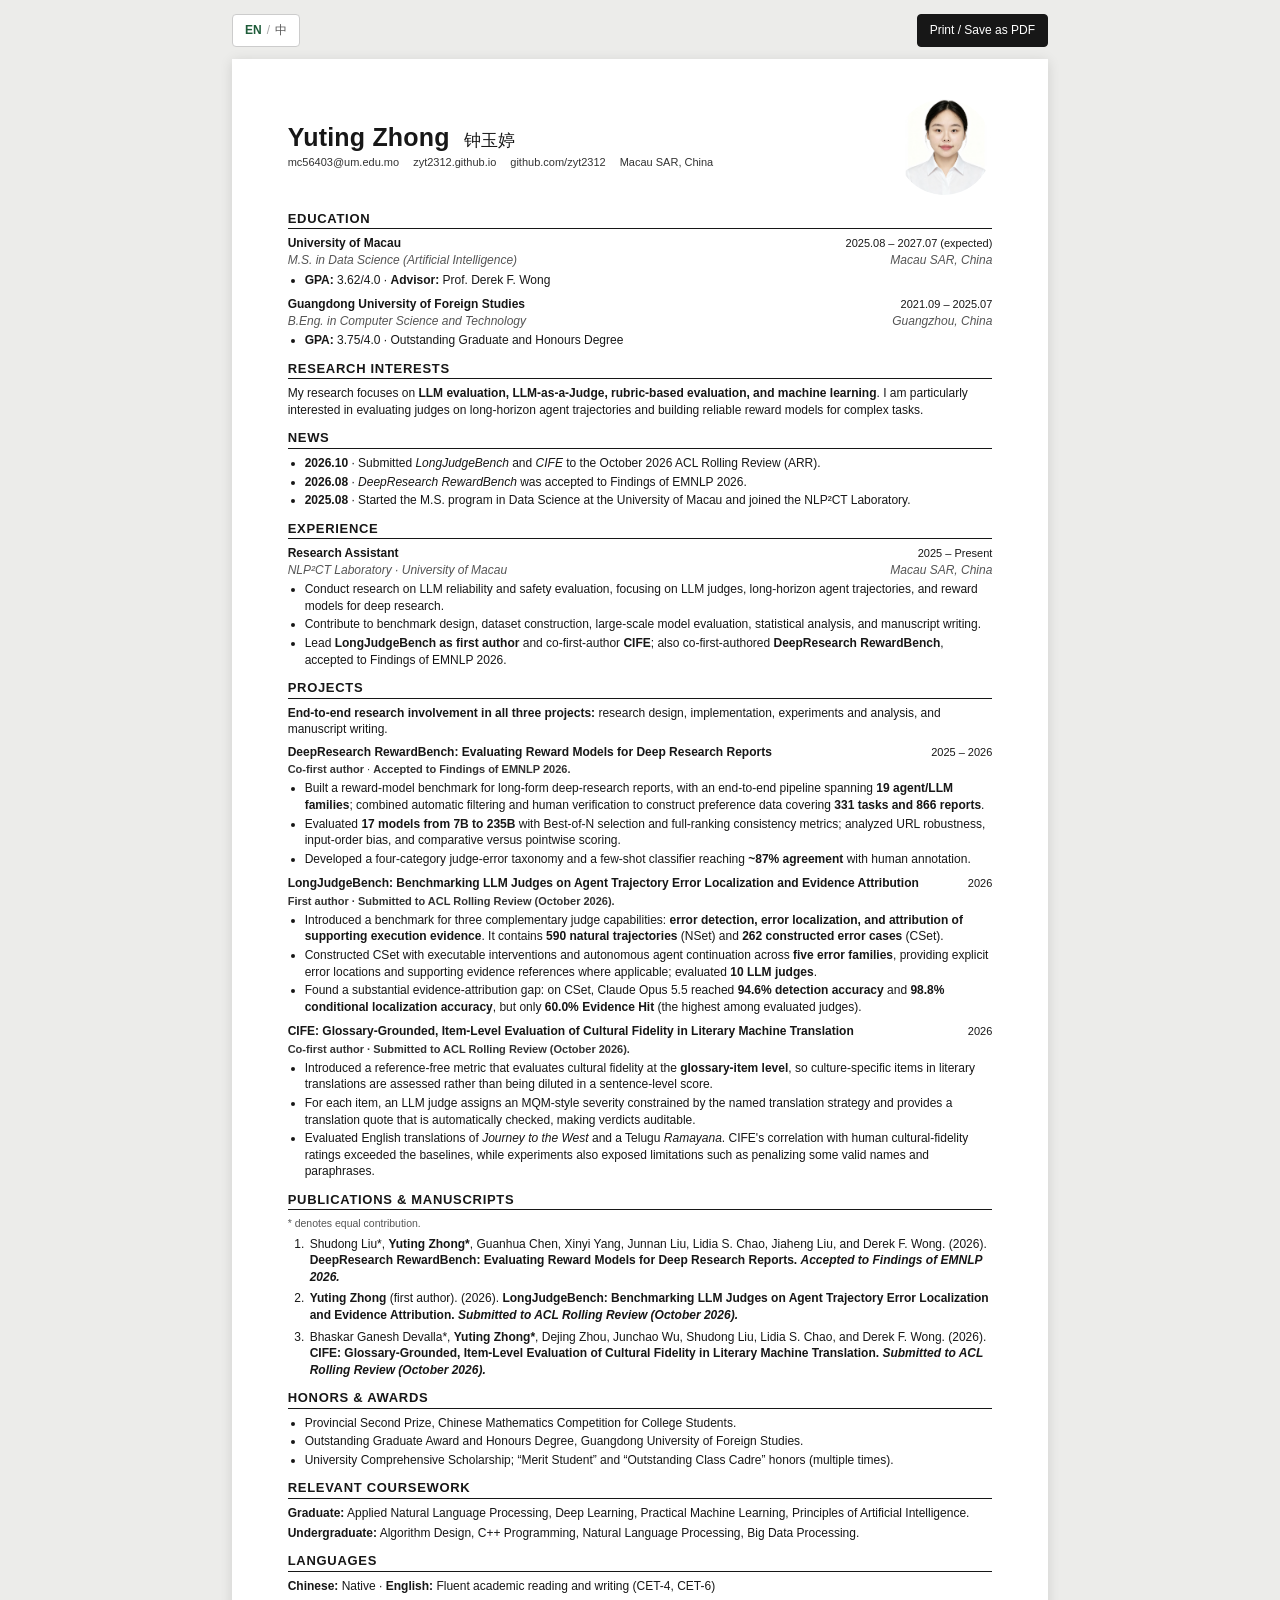
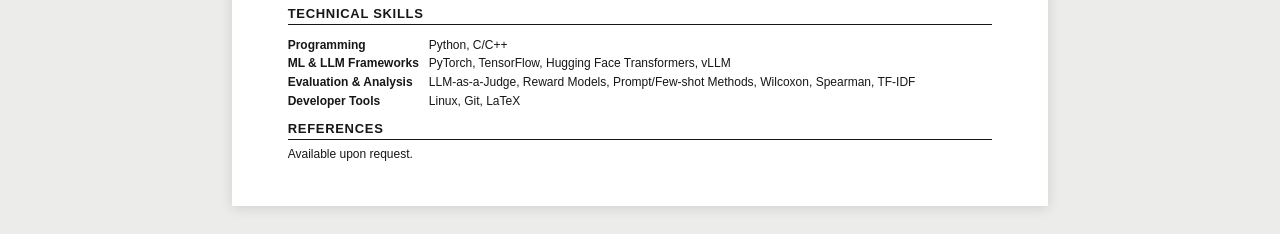
<file: cv.html>
<!DOCTYPE html>
<html lang="en">
<head>
  <meta charset="UTF-8" />
  <meta name="viewport" content="width=device-width, initial-scale=1.0" />
  <meta http-equiv="refresh" content="0; url=resume.html" />
  <link rel="canonical" href="https://zyt2312.github.io/resume.html" />
  <title>Yuting Zhong — Resume</title>
</head>
<body>
  <p>This page has moved to <a href="resume.html">Yuting Zhong's resume</a>.</p>
</body>
</html>
</file>
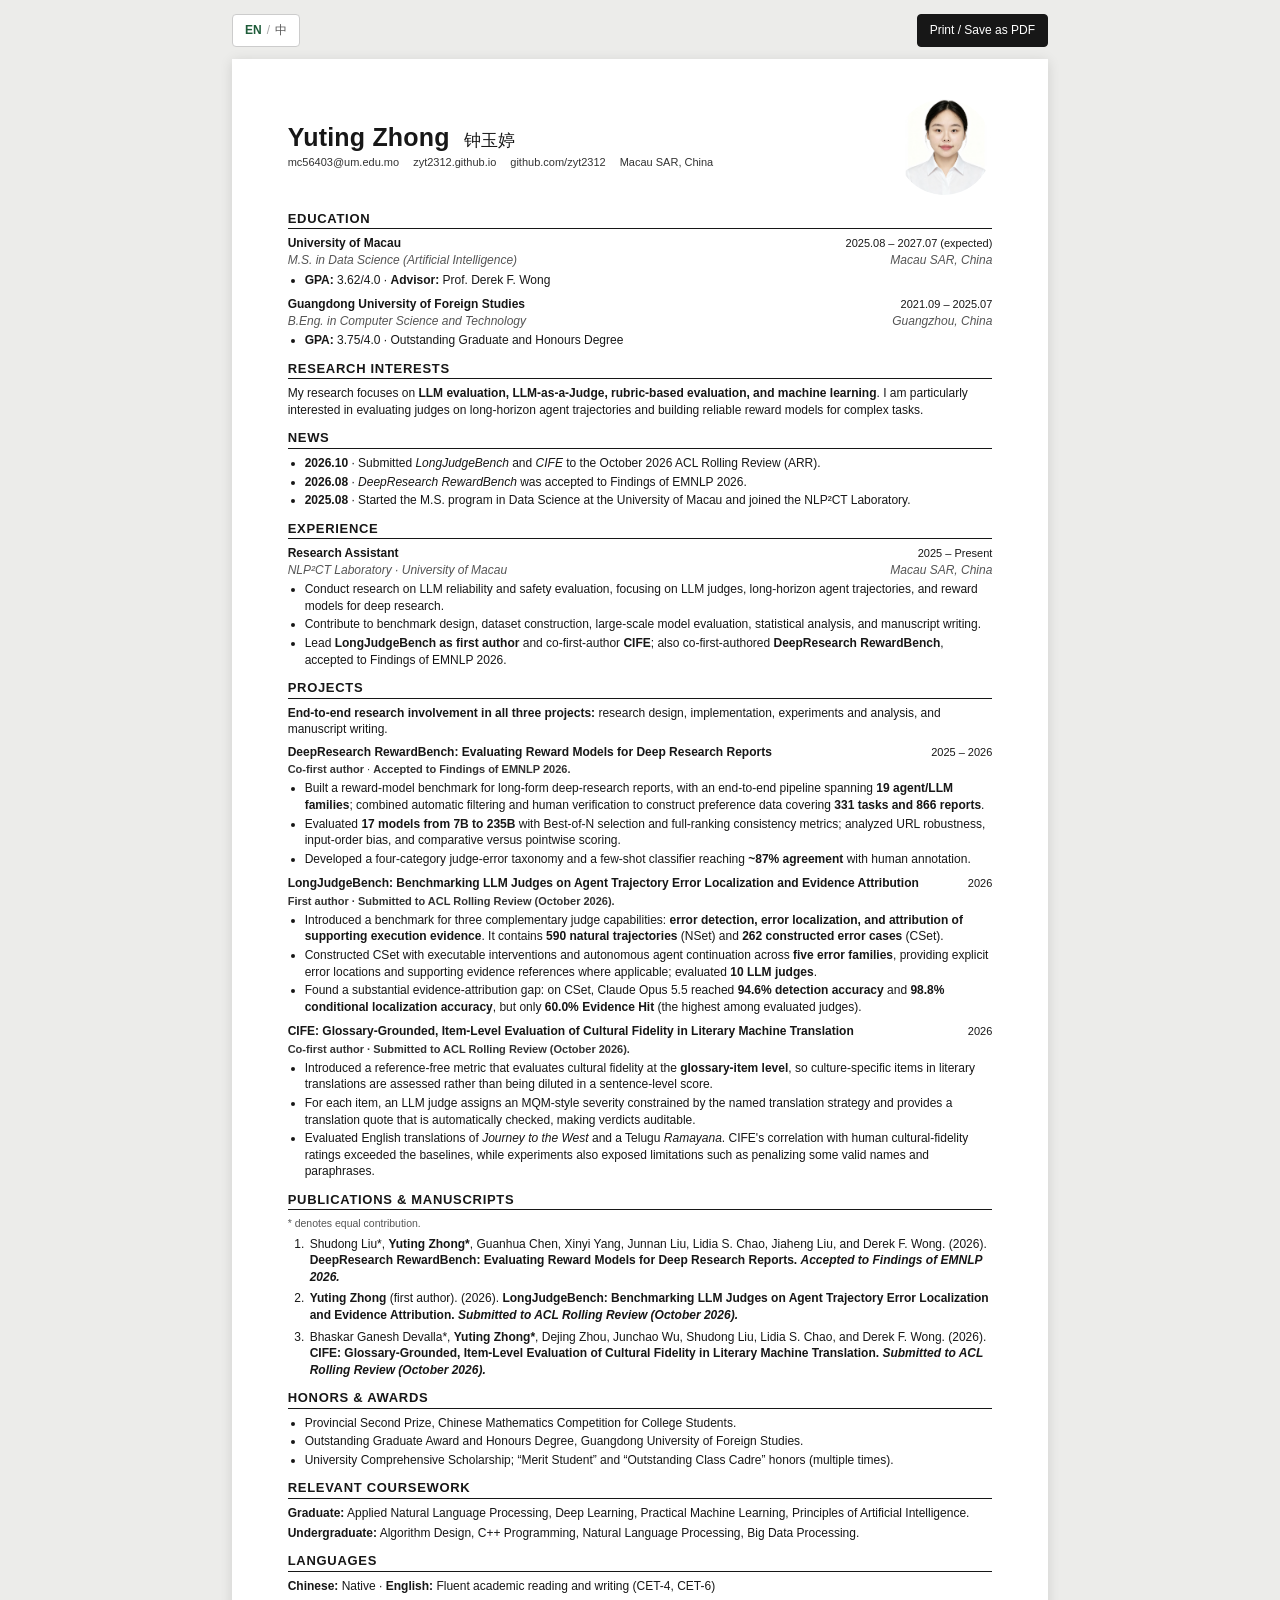
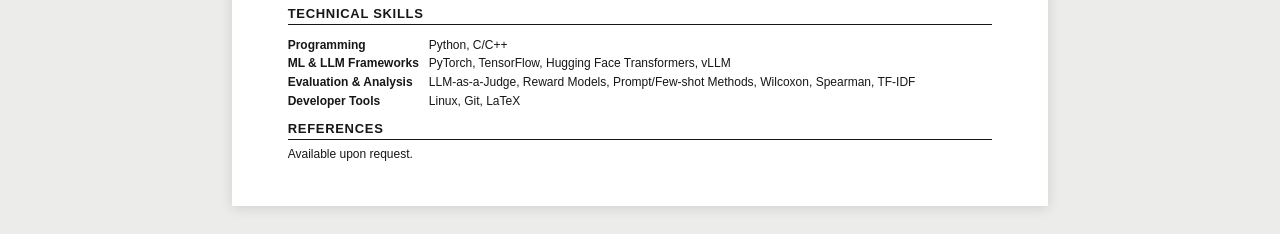
<file: resume.html>
<!DOCTYPE html>
<html lang="en">
<head>
  <meta charset="UTF-8" />
  <meta name="viewport" content="width=device-width, initial-scale=1.0" />
  <title>Yuting Zhong 钟玉婷 — Resume</title>
  <meta name="description" content="Resume of Yuting Zhong, an M.S. student at the University of Macau researching LLM evaluation, LLM-as-a-Judge, rubric-based evaluation, agent evaluation, and reward modeling." />
  <style>
    :root {
      --ink: #171717;
      --muted: #555;
      --rule: #b9b9b9;
      --paper: #fff;
      --accent: #1f5c3a;
    }

    * { box-sizing: border-box; }

    body {
      margin: 0;
      background: #ececea;
      color: var(--ink);
      font-family: Arial, "Helvetica Neue", "Microsoft YaHei", "Noto Sans SC", sans-serif;
      font-size: 12px;
      line-height: 1.38;
      -webkit-font-smoothing: antialiased;
    }

    body.lang-en .zh { display: none !important; }
    body.lang-zh .en { display: none !important; }

    a { color: inherit; text-decoration: none; }
    a:hover { color: var(--accent); text-decoration: underline; }

    .toolbar {
      width: min(8.5in, calc(100% - 24px));
      margin: 14px auto 0;
      display: flex;
      justify-content: space-between;
      align-items: center;
    }

    .toolbar button {
      border: 1px solid #ccc;
      border-radius: 4px;
      background: #fff;
      color: var(--muted);
      cursor: pointer;
      font: inherit;
      padding: 7px 12px;
    }

    #print-btn { background: var(--ink); border-color: var(--ink); color: #fff; }
    #lang-btn .sep { margin: 0 5px; color: #aaa; }
    body.lang-en #lang-btn .opt-en,
    body.lang-zh #lang-btn .opt-zh { color: var(--accent); font-weight: 700; }

    .resume {
      width: min(8.5in, calc(100% - 24px));
      min-height: 11in;
      margin: 12px auto 28px;
      padding: .42in .58in;
      background: var(--paper);
      box-shadow: 0 2px 12px rgba(0, 0, 0, .12);
    }

    header { display: flex; align-items: center; justify-content: space-between; gap: 24px; text-align: left; margin-bottom: 16px; }
    .header-info { min-width: 0; }
    .portrait { display: block; flex: 0 0 auto; width: 96px; height: 96px; object-fit: contain; border-radius: 50%; }
    h1 { margin: 0 0 4px; font-size: 25px; line-height: 1.1; letter-spacing: .2px; }
    h1 .cn { margin-left: 7px; font-size: 17px; font-weight: 500; }
    .contact { display: flex; flex-wrap: wrap; gap: 3px 14px; max-width: 480px; color: #333; font-size: 11px; }
    .contact > span { overflow-wrap: anywhere; }

    section { margin-top: 12px; }
    h2 {
      margin: 0 0 6px;
      padding-bottom: 2px;
      border-bottom: 1px solid var(--ink);
      font-size: 13px;
      line-height: 1.2;
      letter-spacing: .7px;
      text-transform: uppercase;
    }

    p { margin: 3px 0; }
    ul { margin: 3px 0 7px; padding-left: 17px; }
    li { margin: 2px 0; }
    .item { margin: 6px 0 8px; break-inside: avoid; }
    .item-head { display: flex; justify-content: space-between; gap: 16px; align-items: baseline; }
    .item-title { font-weight: 700; }
    .date { flex: 0 0 auto; font-size: 11px; white-space: nowrap; }
    .subhead { display: flex; justify-content: space-between; gap: 16px; color: var(--muted); font-style: italic; }
    .location { flex: 0 0 auto; white-space: nowrap; }
    .tech { margin-top: 2px; color: #333; font-size: 11px; }
    .pub-list { margin: 0; padding-left: 20px; }
    .pub-list li { margin: 5px 0; padding-left: 2px; }
    .pub-title { font-weight: 700; }
    .venue { font-style: italic; }
    .compact-grid { display: grid; grid-template-columns: max-content 1fr; gap: 2px 10px; }
    .compact-grid dt { font-weight: 700; }
    .compact-grid dd { margin: 0; }
    .note { color: var(--muted); font-size: 10.5px; }

    @media (max-width: 620px) {
      body { font-size: 11.5px; }
      .resume { width: 100%; margin: 10px 0 0; padding: 24px 18px; box-shadow: none; }
      .toolbar { width: calc(100% - 24px); }
      header { gap: 14px; }
      h1 { font-size: 23px; }
      h1 .cn { display: block; margin: 5px 0 0; font-size: 16px; }
      .portrait { width: 78px; height: 78px; }
      .contact { display: block; }
      .item-head, .subhead { display: block; }
      .date, .location { display: block; margin-top: 1px; white-space: normal; }
      .contact > span { display: block; }
      .contact > span + span::before { content: none; }
      .compact-grid { grid-template-columns: 1fr; gap: 0; }
      .compact-grid dd { margin-bottom: 4px; }
    }

    @media print {
      body { background: #fff; font-size: 10.3px; line-height: 1.28; }
      .toolbar { display: none; }
      .resume {
        width: auto;
        min-height: 0;
        margin: 0;
        padding: 0;
        box-shadow: none;
      }
      section { margin-top: 9px; }
      header { margin-bottom: 10px; }
      .portrait { width: 23mm; height: 23mm; }
      h2 { break-after: avoid; }
      .pub-list li { break-inside: avoid; }
      p, li { orphans: 2; widows: 2; }
      h1 { font-size: 22px; }
      h2 { font-size: 11.5px; margin-bottom: 4px; }
      .item { margin: 4px 0 6px; }
      ul { margin: 2px 0 5px; }
      li { margin: 1px 0; }
      a { color: var(--ink); text-decoration: none; }
      @page { size: A4; margin: 11mm 13mm; }
    }
  </style>
</head>
<body class="lang-en">
  <div class="toolbar">
    <button id="lang-btn" type="button" aria-label="Switch language">
      <span class="opt opt-en">EN</span><span class="sep">/</span><span class="opt opt-zh">中</span>
    </button>
    <button id="print-btn" type="button" onclick="window.print()">
      <span class="en">Print / Save as PDF</span><span class="zh">打印 / 另存为 PDF</span>
    </button>
  </div>

  <main class="resume">
    <header>
      <div class="header-info">
      <h1>Yuting Zhong <span class="cn">钟玉婷</span></h1>
      <div class="contact">
        <span><a href="mailto:mc56403@um.edu.mo">mc56403@um.edu.mo</a></span>
        <span><a href="https://zyt2312.github.io/">zyt2312.github.io</a></span>
        <span><a href="https://github.com/zyt2312">github.com/zyt2312</a></span>
        <span><span class="en">Macau SAR, China</span><span class="zh">中国澳门</span></span>
      </div>
      </div>
      <img class="portrait" src="images/yutingzhong.png" alt="Yuting Zhong 钟玉婷" width="96" height="96" />
    </header>

    <section>
      <h2><span class="en">Education</span><span class="zh">教育背景</span></h2>
      <div class="item">
        <div class="item-head">
          <span class="item-title"><span class="en">University of Macau</span><span class="zh">澳门大学</span></span>
          <span class="date">2025.08 – 2027.07 <span class="en">(expected)</span><span class="zh">(预计)</span></span>
        </div>
        <div class="subhead">
          <span><span class="en">M.S. in Data Science (Artificial Intelligence)</span><span class="zh">数据科学理学硕士(人工智能应用方向)</span></span>
          <span class="location"><span class="en">Macau SAR, China</span><span class="zh">中国澳门</span></span>
        </div>
        <ul>
          <li><strong>GPA:</strong> 3.62/4.0 · <strong><span class="en">Advisor:</span><span class="zh">导师:</span></strong> <a href="https://personal.fic.um.edu.mo/derek-wong/">Prof. Derek F. Wong</a></li>
        </ul>
      </div>
      <div class="item">
        <div class="item-head">
          <span class="item-title"><span class="en">Guangdong University of Foreign Studies</span><span class="zh">广东外语外贸大学</span></span>
          <span class="date">2021.09 – 2025.07</span>
        </div>
        <div class="subhead">
          <span><span class="en">B.Eng. in Computer Science and Technology</span><span class="zh">计算机科学与技术工学学士</span></span>
          <span class="location"><span class="en">Guangzhou, China</span><span class="zh">中国广州</span></span>
        </div>
        <ul>
          <li><strong>GPA:</strong> 3.75/4.0 · <span class="en">Outstanding Graduate and Honours Degree</span><span class="zh">优秀毕业生、荣誉学位</span></li>
        </ul>
      </div>
    </section>

    <section>
      <h2><span class="en">Research Interests</span><span class="zh">研究兴趣</span></h2>
      <p class="en">My research focuses on <strong>LLM evaluation, LLM-as-a-Judge, rubric-based evaluation, and machine learning</strong>. I am particularly interested in evaluating judges on long-horizon agent trajectories and building reliable reward models for complex tasks.</p>
      <p class="zh">我的研究兴趣包括<strong>大语言模型评测、LLM-as-a-Judge、基于评分标准（rubric）的评测及机器学习</strong>，重点关注长程智能体轨迹评测，以及复杂任务中的可靠奖励模型。</p>
    </section>

    <section>
      <h2><span class="en">News</span><span class="zh">最新动态</span></h2>
      <ul class="en">
        <li><strong>2026.10</strong> · Submitted <em>LongJudgeBench</em> and <em>CIFE</em> to the October 2026 ACL Rolling Review (ARR).</li>
        <li><strong>2026.08</strong> · <em>DeepResearch RewardBench</em> was accepted to Findings of EMNLP 2026.</li>
        <li><strong>2025.08</strong> · Started the M.S. program in Data Science at the University of Macau and joined the NLP²CT Laboratory.</li>
      </ul>
      <ul class="zh">
        <li><strong>2026.10</strong> · <em>LongJudgeBench</em> 与 <em>CIFE</em> 已投稿至 2026 年 10 月 ACL Rolling Review（ARR）。</li>
        <li><strong>2026.08</strong> · <em>DeepResearch RewardBench</em> 被 EMNLP 2026 Findings 接收。</li>
        <li><strong>2025.08</strong> · 开始在澳门大学攻读数据科学硕士学位，并加入 NLP²CT 实验室。</li>
      </ul>
    </section>

    <section>
      <h2><span class="en">Experience</span><span class="zh">科研经历</span></h2>
      <div class="item">
        <div class="item-head">
          <span class="item-title"><span class="en">Research Assistant</span><span class="zh">研究助理</span></span>
          <span class="date">2025 – <span class="en">Present</span><span class="zh">至今</span></span>
        </div>
        <div class="subhead">
          <span><a href="http://nlp2ct.cis.um.edu.mo/">NLP²CT Laboratory · University of Macau</a></span>
          <span class="location"><span class="en">Macau SAR, China</span><span class="zh">中国澳门</span></span>
        </div>
        <ul class="en">
          <li>Conduct research on LLM reliability and safety evaluation, focusing on LLM judges, long-horizon agent trajectories, and reward models for deep research.</li>
          <li>Contribute to benchmark design, dataset construction, large-scale model evaluation, statistical analysis, and manuscript writing.</li>
          <li>Lead <strong>LongJudgeBench as first author</strong> and co-first-author <strong>CIFE</strong>; also co-first-authored <strong>DeepResearch RewardBench</strong>, accepted to Findings of EMNLP 2026.</li>
        </ul>
        <ul class="zh">
          <li>围绕大语言模型可靠性与安全性评测开展研究，重点关注 LLM 判官、长程智能体轨迹与深度研究奖励模型。</li>
          <li>参与基准设计、数据集构建、大规模模型评测、统计分析及论文写作。</li>
          <li>以<strong>第一作者身份主导 LongJudgeBench</strong>，并列第一作者完成 <strong>CIFE</strong>；同时作为共同第一作者完成 <strong>DeepResearch RewardBench</strong>，该论文已被 EMNLP 2026 Findings 接收。</li>
        </ul>
      </div>
    </section>

    <section>
      <h2><span class="en">Projects</span><span class="zh">项目经历</span></h2>
      <p class="en"><strong>End-to-end research involvement in all three projects:</strong> research design, implementation, experiments and analysis, and manuscript writing.</p>
      <p class="zh"><strong>全程参与以下三项研究：</strong>覆盖研究设计、方法实现、实验与分析及论文撰写。</p>
      <div class="item">
        <div class="item-head">
          <span class="item-title">DeepResearch RewardBench: Evaluating Reward Models for Deep Research Reports</span>
          <span class="date">2025 – 2026</span>
        </div>
        <p class="tech"><span class="en"><strong>Co-first author</strong> · <strong>Accepted to Findings of EMNLP 2026.</strong></span><span class="zh"><strong>共同第一作者</strong> · <strong>已被 Findings of EMNLP 2026 接收。</strong></span></p>
        <ul class="en">
          <li>Built a reward-model benchmark for long-form deep-research reports, with an end-to-end pipeline spanning <strong>19 agent/LLM families</strong>; combined automatic filtering and human verification to construct preference data covering <strong>331 tasks and 866 reports</strong>.</li>
          <li>Evaluated <strong>17 models from 7B to 235B</strong> with Best-of-N selection and full-ranking consistency metrics; analyzed URL robustness, input-order bias, and comparative versus pointwise scoring.</li>
          <li>Developed a four-category judge-error taxonomy and a few-shot classifier reaching <strong>~87% agreement</strong> with human annotation.</li>
        </ul>
        <ul class="zh">
          <li>构建面向长篇深度研究报告的奖励模型评测基准，设计覆盖 <strong>19 个智能体/大模型家族</strong>的端到端流水线，结合自动过滤与人工校验，产出包含 <strong>331 项任务、866 份报告</strong>的偏好数据。</li>
          <li>基于 Best-of-N 选择与全排序一致性指标评测 <strong>17 个 7B–235B 模型</strong>,并分析 URL 鲁棒性、输入顺序偏差及对比式与打分式范式。</li>
          <li>构建四类裁判错误体系及 few-shot 自动分类器,与人工标注一致率<strong>约 87%</strong>。</li>
        </ul>
      </div>

      <div class="item">
        <div class="item-head">
          <span class="item-title">LongJudgeBench: Benchmarking LLM Judges on Agent Trajectory Error Localization and Evidence Attribution</span>
          <span class="date">2026</span>
        </div>
        <p class="tech"><span class="en"><strong>First author · Submitted to ACL Rolling Review (October 2026).</strong></span><span class="zh"><strong>第一作者 · 已投稿至 ACL Rolling Review（2026 年 10 月）。</strong></span></p>
        <ul class="en">
          <li>Introduced a benchmark for three complementary judge capabilities: <strong>error detection, error localization, and attribution of supporting execution evidence</strong>. It contains <strong>590 natural trajectories</strong> (NSet) and <strong>262 constructed error cases</strong> (CSet).</li>
          <li>Constructed CSet with executable interventions and autonomous agent continuation across <strong>five error families</strong>, providing explicit error locations and supporting evidence references where applicable; evaluated <strong>10 LLM judges</strong>.</li>
          <li>Found a substantial evidence-attribution gap: on CSet, Claude Opus 5.5 reached <strong>94.6% detection accuracy</strong> and <strong>98.8% conditional localization accuracy</strong>, but only <strong>60.0% Evidence Hit</strong> (the highest among evaluated judges).</li>
        </ul>
        <ul class="zh">
          <li>提出评测 LLM 判官三项能力的基准：在长程智能体轨迹中<strong>发现错误、定位错误并归因支持判断的执行证据</strong>。包含 <strong>590 条自然轨迹</strong>（NSet）和 <strong>262 个构造错误案例</strong>（CSet）。</li>
          <li>通过可执行干预与智能体自主续写构造 CSet，覆盖<strong>五类错误</strong>，并在适用时提供明确的错误位置及支持证据；共评测 <strong>10 个 LLM 判官</strong>。</li>
          <li>实验发现证据归因存在明显短板：Claude Opus 5.5 在 CSet 上的错误检出准确率为 <strong>94.6%</strong>，条件定位准确率为 <strong>98.8%</strong>，但 Evidence Hit 仅为 <strong>60.0%</strong>（在参评判官中最高）。</li>
        </ul>
      </div>

      <div class="item">
        <div class="item-head">
          <span class="item-title">CIFE: Glossary-Grounded, Item-Level Evaluation of Cultural Fidelity in Literary Machine Translation</span>
          <span class="date">2026</span>
        </div>
        <p class="tech"><span class="en"><strong>Co-first author · Submitted to ACL Rolling Review (October 2026).</strong></span><span class="zh"><strong>共同第一作者 · 已投稿至 ACL Rolling Review（2026 年 10 月）。</strong></span></p>
        <ul class="en">
          <li>Introduced a reference-free metric that evaluates cultural fidelity at the <strong>glossary-item level</strong>, so culture-specific items in literary translations are assessed rather than being diluted in a sentence-level score.</li>
          <li>For each item, an LLM judge assigns an MQM-style severity constrained by the named translation strategy and provides a translation quote that is automatically checked, making verdicts auditable.</li>
          <li>Evaluated English translations of <em>Journey to the West</em> and a Telugu <em>Ramayana</em>. CIFE's correlation with human cultural-fidelity ratings exceeded the baselines, while experiments also exposed limitations such as penalizing some valid names and paraphrases.</li>
        </ul>
        <ul class="zh">
          <li>提出一种无需参考译文、基于<strong>术语表逐项评估</strong>文化忠实度的方法，避免文学翻译中的文化特定项被句子级总分稀释。</li>
          <li>LLM 判官为每个词条给出受翻译策略约束的 MQM 风格严重度，并提供可自动核验的译文引文，使评测结论可审计。</li>
          <li>在《西游记》英文译本和泰卢固语《罗摩衍那》上进行评测。CIFE 与人工文化忠实度评分的相关性高于各基线；实验也揭示其局限，例如可能惩罚部分有效的人名译法与释义改写。</li>
        </ul>
      </div>
    </section>

    <section id="publications">
      <h2><span class="en">Publications &amp; Manuscripts</span><span class="zh">论文成果与在研工作</span></h2>
      <p class="note"><span class="en">* denotes equal contribution.</span><span class="zh">* 表示同等贡献。</span></p>
      <ol class="pub-list">
        <li>
          Shudong Liu*, <strong>Yuting Zhong*</strong>, Guanhua Chen, Xinyi Yang, Junnan Liu, Lidia S. Chao, Jiaheng Liu, and Derek F. Wong. (2026).
          <span class="pub-title">DeepResearch RewardBench: Evaluating Reward Models for Deep Research Reports.</span>
          <span class="venue"><strong><span class="en">Accepted to Findings of EMNLP 2026.</span><span class="zh">已被 Findings of EMNLP 2026 接收。</span></strong></span>
        </li>
        <li>
          <span class="en"><strong>Yuting Zhong</strong> (first author). (2026).</span><span class="zh"><strong>钟玉婷</strong>（第一作者）。（2026）。</span>
          <span class="pub-title">LongJudgeBench: Benchmarking LLM Judges on Agent Trajectory Error Localization and Evidence Attribution.</span>
          <span class="venue"><span class="en"><strong>Submitted to ACL Rolling Review (October 2026).</strong></span><span class="zh"><strong>已投稿至 ACL Rolling Review（2026 年 10 月）。</strong></span></span>
        </li>
        <li>
          Bhaskar Ganesh Devalla*, <strong>Yuting Zhong*</strong>, Dejing Zhou, Junchao Wu, Shudong Liu, Lidia S. Chao, and Derek F. Wong. (2026).
          <span class="pub-title">CIFE: Glossary-Grounded, Item-Level Evaluation of Cultural Fidelity in Literary Machine Translation.</span>
          <span class="venue"><span class="en"><strong>Submitted to ACL Rolling Review (October 2026).</strong></span><span class="zh"><strong>已投稿至 ACL Rolling Review（2026 年 10 月）。</strong></span></span>
        </li>
      </ol>
    </section>

    <section>
      <h2><span class="en">Honors &amp; Awards</span><span class="zh">荣誉奖项</span></h2>
      <ul class="en">
        <li>Provincial Second Prize, Chinese Mathematics Competition for College Students.</li>
        <li>Outstanding Graduate Award and Honours Degree, Guangdong University of Foreign Studies.</li>
        <li>University Comprehensive Scholarship; “Merit Student” and “Outstanding Class Cadre” honors (multiple times).</li>
      </ul>
      <ul class="zh">
        <li>全国大学生数学竞赛省级二等奖。</li>
        <li>广东外语外贸大学优秀毕业生、荣誉学位。</li>
        <li>大学综合奖学金、校级“三好学生”与“优秀班干部”等荣誉(多次)。</li>
      </ul>
    </section>

    <section>
      <h2><span class="en">Relevant Coursework</span><span class="zh">相关课程</span></h2>
      <p class="en"><strong>Graduate:</strong> Applied Natural Language Processing, Deep Learning, Practical Machine Learning, Principles of Artificial Intelligence.</p>
      <p class="zh"><strong>研究生:</strong> 应用自然语言处理、深度学习、实用机器学习、人工智能原理。</p>
      <p class="en"><strong>Undergraduate:</strong> Algorithm Design, C++ Programming, Natural Language Processing, Big Data Processing.</p>
      <p class="zh"><strong>本科:</strong> 算法设计、C++ 程序设计、自然语言处理、大数据处理技术。</p>
    </section>

    <section>
      <h2><span class="en">Languages</span><span class="zh">语言能力</span></h2>
      <p><span class="en"><strong>Chinese:</strong> Native · <strong>English:</strong> Fluent academic reading and writing (CET-4, CET-6)</span><span class="zh"><strong>中文:</strong> 母语 · <strong>英文:</strong> 学术读写流利(CET-4、CET-6)</span></p>
    </section>

    <section>
      <h2><span class="en">Technical Skills</span><span class="zh">专业技能</span></h2>
      <dl class="compact-grid">
        <dt><span class="en">Programming</span><span class="zh">编程语言</span></dt>
        <dd>Python, C/C++</dd>
        <dt><span class="en">ML &amp; LLM Frameworks</span><span class="zh">机器学习与大模型框架</span></dt>
        <dd>PyTorch, TensorFlow, Hugging Face Transformers, vLLM</dd>
        <dt><span class="en">Evaluation &amp; Analysis</span><span class="zh">评测与分析</span></dt>
        <dd>LLM-as-a-Judge, Reward Models, Prompt/Few-shot Methods, Wilcoxon, Spearman, TF-IDF</dd>
        <dt><span class="en">Developer Tools</span><span class="zh">开发工具</span></dt>
        <dd>Linux, Git, LaTeX</dd>
      </dl>
    </section>

    <section>
      <h2><span class="en">References</span><span class="zh">推荐人</span></h2>
      <p><span class="en">Available upon request.</span><span class="zh">可应要求提供。</span></p>
    </section>
  </main>

  <script>
    (function () {
      var KEY = "site-lang";
      var body = document.body;

      function apply(lang) {
        body.classList.remove("lang-en", "lang-zh");
        body.classList.add(lang === "zh" ? "lang-zh" : "lang-en");
        document.documentElement.lang = lang === "zh" ? "zh" : "en";
      }

      var saved = null;
      try { saved = localStorage.getItem(KEY); } catch (e) {}
      apply(saved || (navigator.language && navigator.language.indexOf("zh") === 0 ? "zh" : "en"));

      document.getElementById("lang-btn").addEventListener("click", function () {
        var next = body.classList.contains("lang-zh") ? "en" : "zh";
        apply(next);
        try { localStorage.setItem(KEY, next); } catch (e) {}
      });
    })();
  </script>
</body>
</html>
</file>
